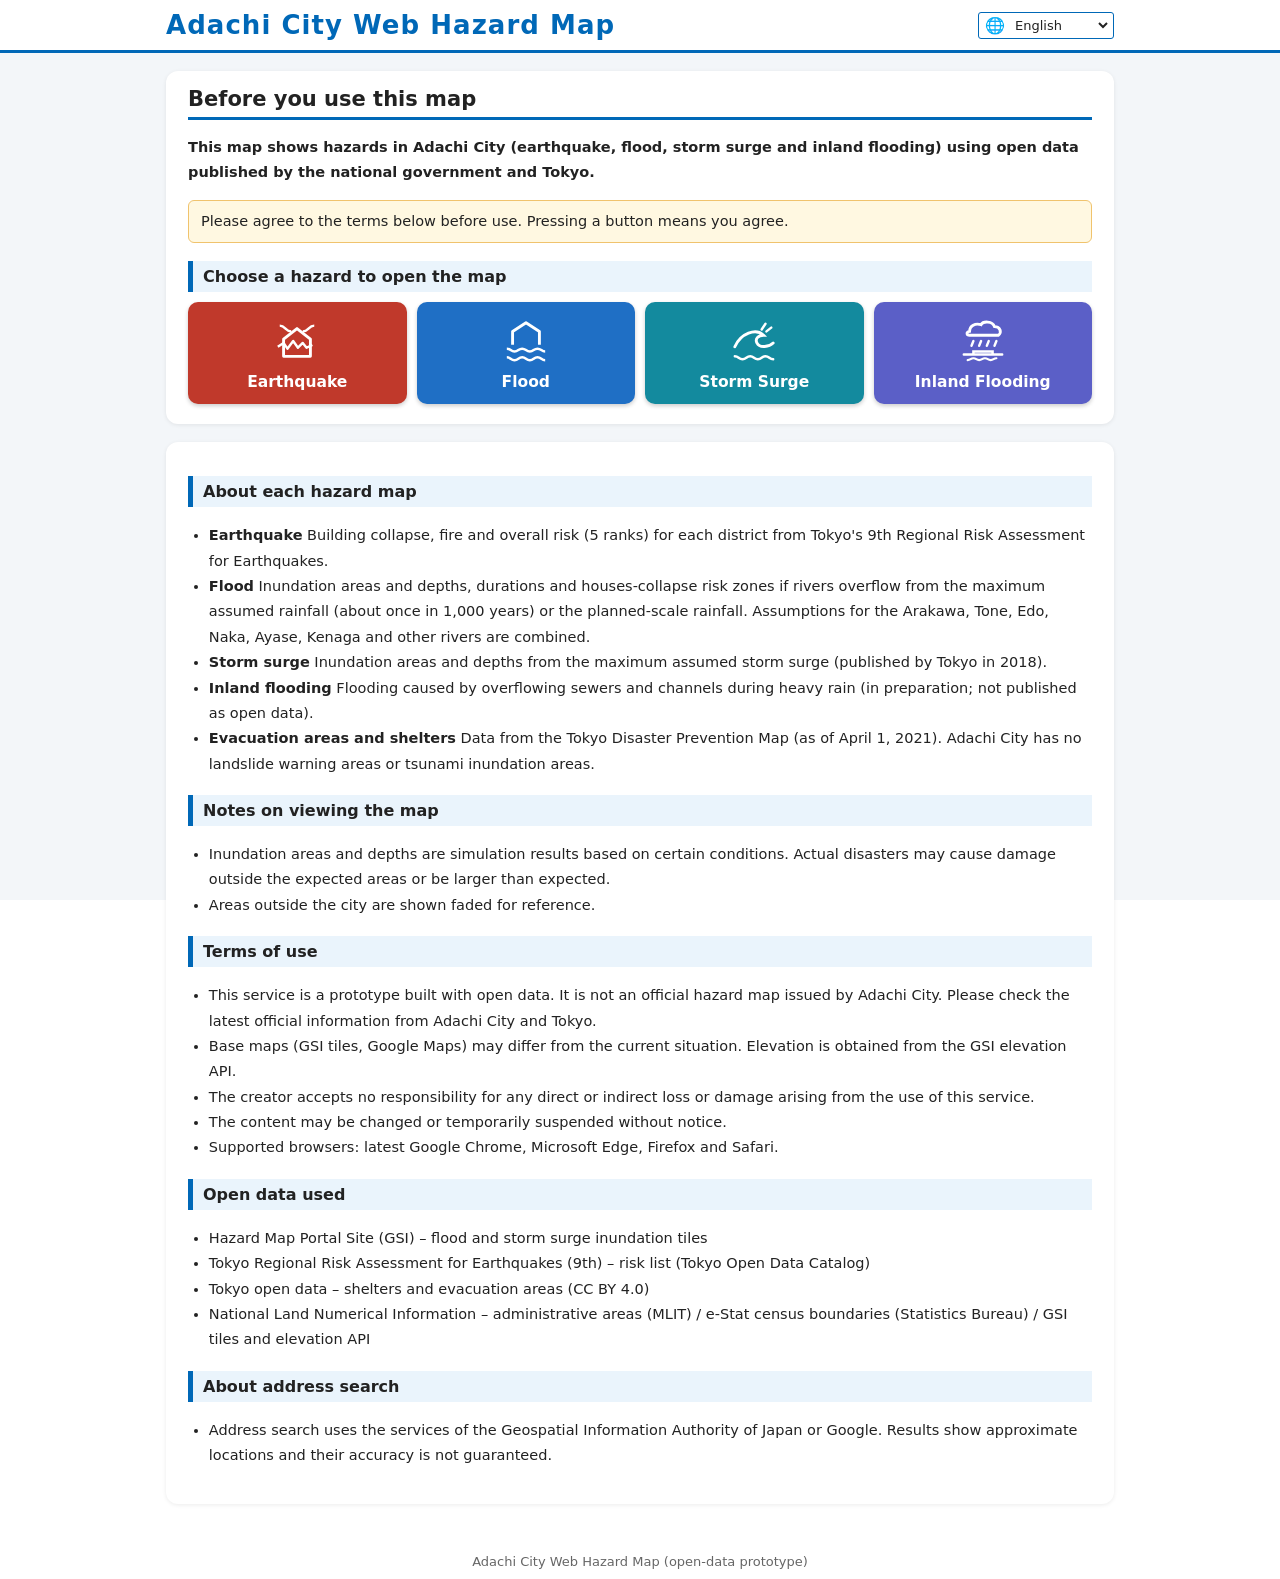
<file: index.html>
<!DOCTYPE html>
<html lang="ja">
<head>
  <meta charset="utf-8">
  <meta name="robots" content="noindex, nofollow">
  <meta name="viewport" content="width=device-width, initial-scale=1">
  <title>足立区Webハザードマップ</title>
  <meta name="description" content="東京都足立区のWebハザードマップ（地震／洪水／高潮／内水）。国・東京都のオープンデータを活用した試作版">
  <link rel="icon" href="img/favicon.svg" type="image/svg+xml">
  <link rel="stylesheet" href="css/style.css?v=20261125">
</head>
<body class="intro">
  <header class="intro-head">
    <div class="intro-head-in">
      <h1 data-i18n="title">足立区Webハザードマップ</h1>
      <label class="lang">
        <span class="lang-ico" aria-hidden="true">🌐</span>
        <span class="sr">Language</span>
        <select id="langSel" aria-label="Language"></select>
      </label>
    </div>
  </header>

  <main class="intro-main">
    <section class="card">
      <h2 data-i18n="introTitle">ご利用にあたって</h2>
      <p class="lead" data-i18n="introLead"></p>
      <p class="agree" data-i18n="introAgree"></p>
      <h3 data-i18n="introChoose"></h3>
      <nav class="hz-grid hz-grid-4" id="hzGrid"></nav>
    </section>

    <section class="card">
      <h3 data-i18n="introAbout"></h3>
      <ul>
        <li data-i18n="introAbout_eq"></li>
        <li data-i18n="introAbout_flood"></li>
        <li data-i18n="introAbout_takashio"></li>
        <li data-i18n="introAbout_naisui"></li>
        <li data-i18n="introAbout_other"></li>
      </ul>
      <h3 data-i18n="introCaution"></h3>
      <ul>
        <li data-i18n="introCaution1"></li>
        <li data-i18n="introCaution2"></li>
      </ul>
      <h3 data-i18n="introTerms"></h3>
      <ul>
        <li data-i18n="introTerms1"></li>
        <li data-i18n="introTerms2"></li>
        <li data-i18n="introTerms3"></li>
        <li data-i18n="introTerms4"></li>
        <li data-i18n="introTerms5"></li>
      </ul>
      <h3 data-i18n="introData"></h3>
      <ul>
        <li data-i18n="introData1"></li>
        <li data-i18n="introData2"></li>
        <li data-i18n="introData3"></li>
        <li data-i18n="introData4"></li>
      </ul>
      <h3 id="search" data-i18n="introSearch"></h3>
      <ul>
        <li data-i18n="introSearch1"></li>
      </ul>
    </section>
  </main>
  <footer class="intro-foot" data-i18n="copyright">足立区Webハザードマップ</footer>

  <script src="js/config.js?v=20261125"></script>
  <script src="js/i18n.js?v=20261125"></script>
  <script src="js/i18n-adachi.js?v=20261125"></script>
  <script>
    (function () {
      const I = window.WHM_I18N, t = I.t;
      const ICONS = {
        eq: '<svg viewBox="0 0 48 48" fill="none" stroke="#fff" stroke-width="3" stroke-linejoin="round"><path d="M10 40V22l14-11 14 11v18z"/><path d="M4 30l6-4 4 6 6-8 5 7 5-5 4 5 6-3" stroke-width="2.5"/><path d="M6 8c6 0 6 6 12 6M30 14c6 0 6-6 12-6" stroke-width="2.5"/></svg>',
        flood: '<svg viewBox="0 0 48 48" fill="none" stroke="#fff" stroke-width="3" stroke-linejoin="round"><path d="M10 28V14l14-9 14 9v14"/><path d="M4 32c4 0 4 3 8 3s4-3 8-3 4 3 8 3 4-3 8-3 4 3 8 3M4 41c4 0 4 3 8 3s4-3 8-3 4 3 8 3 4-3 8-3 4 3 8 3" stroke-width="2.6"/></svg>',
        dosha: '<svg viewBox="0 0 48 48" fill="none" stroke="#fff" stroke-width="3" stroke-linejoin="round"><path d="M4 42L22 8l22 34z"/><circle cx="18" cy="32" r="3" fill="#fff"/><circle cx="27" cy="36" r="2.5" fill="#fff"/><circle cx="33" cy="30" r="2" fill="#fff"/><path d="M22 18l-4 8M28 22l-2 5" stroke-width="2.5"/></svg>',
        takashio: '<svg viewBox="0 0 48 48" fill="none" stroke="#fff" stroke-width="3" stroke-linecap="round"><path d="M4 30c6-14 22-20 30-12-6 0-9 4-7 8 3 6 13 4 17 0"/><path d="M4 40c4 0 4 3 8 3s4-3 8-3 4 3 8 3 4-3 8-3 4 3 8 3" stroke-width="2.6"/><path d="M36 6l-4 6M42 10l-5 4" stroke-width="2.5"/></svg>',
        naisui: '<svg viewBox="0 0 48 48" fill="none" stroke="#fff" stroke-width="3" stroke-linecap="round"><path d="M10 14c0-6 6-9 12-7 2-4 12-4 14 2 6 0 8 6 4 9H10c-3 0-4-3 0-4z"/><path d="M14 24l-2 5M22 24l-2 5M30 24l-2 5M38 24l-2 5" stroke-width="2.5"/><path d="M4 38h40M14 38v-3h20v3" stroke-width="2.6"/><path d="M8 44c3 0 3-2 6-2s3 2 6 2 3-2 6-2 3 2 6 2 3-2 6-2" stroke-width="2.2"/></svg>',
      };
      const CATS = ["eq", "flood", "takashio", "naisui"];
      function render() {
        I.applyStatic();
        document.title = t("title");
        document.getElementById("hzGrid").innerHTML = CATS.map((c) =>
          `<a class="hz-btn hz-${c}" href="map.html?lang=${encodeURIComponent(I.lang)}#${c}">${ICONS[c]}<span>${t("cat_" + c)}</span></a>`).join("");
      }
      I.buildSelect(document.getElementById("langSel"), (l) => {
        I.setLang(l);
        const u = new URL(location.href); u.searchParams.set("lang", l);
        history.replaceState(null, "", u.pathname + u.search + u.hash);
        render();
      });
      render();
    })();
  </script>
</body>
</html>
</file>
<file: css/style.css>
/* 吉田町Webハザードマップ スタイル
 * 画面構成は九十九里町Web版ハザードマップを参考：左にタイトルとレイヤ情報、上部に種別切替とツール、右上に住所検索・背景地図切替 */
:root {
  --blue: #0068b7;
  --blue-d: #004f8c;
  --blue-l: #a9d4f5;
  --blue-bg: #eaf4fc;
  --line: #b9c6d3;
  --text: #222;
  --muted: #666;
  --red: #e60012;
  --green: #00913a;
  --side-w: 300px;
  --top-h: 44px;
  font-family: "Hiragino Kaku Gothic ProN", "Hiragino Sans", Meiryo, "Noto Sans JP", "Noto Sans SC", "Noto Sans TC", system-ui, sans-serif;
}
* { box-sizing: border-box; }
html, body { margin: 0; height: 100%; color: var(--text); background: #fff; }
button, input, select { font: inherit; color: inherit; }
[hidden] { display: none !important; }
.sr { position: absolute; width: 1px; height: 1px; overflow: hidden; clip: rect(0 0 0 0); }

/* ============================================================ 地図ページ */
.map-page { display: flex; overflow: hidden; }
.side {
  width: var(--side-w); flex: 0 0 var(--side-w); height: 100%;
  display: flex; flex-direction: column; border-right: 1px solid var(--line); background: #fff;
  transition: margin-left .2s; z-index: 1001;
}
.side-hidden .side { margin-left: calc(-1 * var(--side-w)); }

.logo {
  display: flex; flex-direction: column; align-items: center; justify-content: center;
  height: 64px; background: #1d2a3a; text-decoration: none; line-height: 1.1;
  border-bottom: 3px solid var(--blue);
}
.logo-town { color: #ffe65a; font-size: 24px; font-weight: 800; letter-spacing: .12em; }
.logo-sub { color: #ffe65a; font-size: 19px; font-weight: 800; letter-spacing: .08em; }
html[lang="en"] .logo-town, html[lang="pt"] .logo-town { font-size: 19px; letter-spacing: .02em; }
html[lang="en"] .logo-sub, html[lang="pt"] .logo-sub { font-size: 16px; letter-spacing: .02em; }

.side-head {
  display: flex; align-items: center; justify-content: space-between; gap: 8px;
  background: var(--blue-l); padding: 5px 8px;
}
.side-head-toggle { border: 0; background: none; font-weight: 700; color: #fff; text-shadow: 0 0 2px var(--blue-d); display: flex; gap: 6px; cursor: pointer; padding: 2px; font-size: 15px; }
.side-head-toggle .tri { transition: transform .15s; }
.tree-closed .side-head-toggle .tri { transform: rotate(-90deg); }
.tree-closed .tree, .tree-closed .side-foot { display: none; }
.btn-sm { border: 1px solid #889; background: #fff; border-radius: 3px; padding: 2px 10px; cursor: pointer; font-size: 13px; }
.btn-sm.on { background: var(--blue); color: #fff; border-color: var(--blue); }

.tree { flex: 1; overflow: auto; padding: 6px 4px 10px; font-size: 13.5px; }
.tree ul { list-style: none; margin: 0; padding: 0 0 0 4px; }
.tree li { margin: 1px 0; }
.tree label { display: flex; align-items: flex-start; gap: 6px; padding: 4px 6px; border-radius: 4px; cursor: pointer; line-height: 1.35; }
.tree label:hover { background: var(--blue-bg); }
.tree input { margin: 2px 0 0; flex: 0 0 auto; accent-color: var(--blue); width: 15px; height: 15px; }
.tree li.disabled label { color: #999; cursor: not-allowed; }
.tree li.disabled label:hover { background: none; }
.tree .nm { flex: 1; }
.tree .prep { font-style: normal; font-size: 11px; color: #fff; background: #9aa5b1; border-radius: 3px; padding: 0 5px; margin-left: 5px; white-space: nowrap; }
.tree .sub { padding-left: 20px; }
.grp { border-bottom: 1px dashed var(--line); padding: 2px 0 6px; }
.grp summary { cursor: pointer; font-weight: 700; padding: 6px 4px; color: var(--blue-d); list-style: none; }
.grp summary::before { content: "▾"; display: inline-block; margin-right: 6px; color: var(--muted); transition: transform .15s; }
.grp:not([open]) summary::before { transform: rotate(-90deg); }
.grp summary::-webkit-details-marker { display: none; }
.sw { width: 28px; height: 14px; flex: 0 0 28px; margin-top: 2px; border: 1px solid rgba(0,0,0,.25); border-radius: 2px; }
.sw-none { background: repeating-linear-gradient(45deg, #fff 0 3px, #ddd 3px 6px); }
.sw-notice { border: 0; background: linear-gradient(transparent 5px, var(--red) 5px 9px, transparent 9px); }
.sw-boundary { border: 0; background: linear-gradient(transparent 5px, #333 5px 8px, transparent 8px); }
.sw-mask { background: #f2f2f2; }
.ico-mini { width: 20px; height: 20px; flex: 0 0 20px; background: var(--green); border-radius: 4px; display: grid; place-items: center; }
.ico-mini svg { width: 16px; height: 16px; }
.ico-mini.ng { background: #9aa0a6; }
.tree-note { margin: 2px 8px 6px 34px; font-size: 12px; color: var(--muted); }
.tree-hint { margin: 10px 8px; font-size: 12px; color: var(--muted); }
.side-foot { border-top: 1px solid var(--line); padding: 8px 10px; font-size: 13px; }
.opacity { display: flex; align-items: center; gap: 8px; }
.opacity input { flex: 1; accent-color: var(--blue); }
.opacity output { width: 3em; text-align: right; }

.main { position: relative; flex: 1; height: 100%; min-width: 0; display: flex; flex-direction: column; }
.topbar { display: flex; align-items: center; justify-content: space-between; gap: 8px; padding: 6px 8px 0; flex-wrap: wrap; }
.cats { display: flex; border: 1px dashed #888; padding: 3px 6px; gap: 2px; flex-wrap: wrap; }
.cat { display: flex; align-items: center; gap: 4px; padding: 3px 8px; cursor: pointer; border-radius: 3px; font-size: 15px; white-space: nowrap; }
.cat input { accent-color: var(--blue); margin: 0; }
.cat.on { background: var(--blue); color: #fff; font-weight: 700; }
.cat.on input { accent-color: #fff; }
.tools { display: flex; gap: 6px; align-items: center; flex-wrap: wrap; }
.btn-tool { border: 1px solid #bbb; background: #f7f7f7; border-radius: 3px; padding: 3px 9px; font-size: 13px; cursor: pointer; white-space: nowrap; }
.btn-tool:hover { background: #eee; }
.btn-tool.on { background: var(--red); border-color: var(--red); color: #fff; }
.lang { display: flex; align-items: center; gap: 4px; border: 1px solid var(--blue); border-radius: 3px; padding: 1px 2px 1px 6px; background: #fff; }
.lang select { border: 0; background: transparent; padding: 3px 2px; font-size: 13px; cursor: pointer; max-width: 140px; }
.lang select:focus { outline: none; }
.lang:focus-within { box-shadow: 0 0 0 2px var(--blue-l); }
.copy { font-size: 12px; color: var(--blue-d); padding: 1px 10px 3px; }

.map { flex: 1; min-height: 0; background: #e8eef3; }
.loading .map::after {
  content: ""; position: absolute; left: 50%; top: 50%; width: 36px; height: 36px; margin: -18px;
  border: 4px solid rgba(0,104,183,.25); border-top-color: var(--blue); border-radius: 50%;
  animation: spin .8s linear infinite; z-index: 1000; pointer-events: none;
}
@keyframes spin { to { transform: rotate(360deg); } }

/* 住所検索・背景地図 */
.search-box { position: absolute; right: 58px; top: 96px; width: 230px; z-index: 1000; background: rgba(255,255,255,.92); padding: 6px 8px; border-radius: 4px; box-shadow: 0 1px 4px rgba(0,0,0,.2); }
.search-box.closed { display: none; }
.search-note { margin: 0 0 6px; font-size: 12px; line-height: 1.45; }
.search-note a { color: var(--blue); }
.search-form { display: flex; gap: 4px; }
.search-form input { flex: 1; min-width: 0; border: 1px solid #aaa; border-radius: 3px; padding: 5px 7px; font-size: 14px; }
.search-form button { border: 1px solid #aaa; background: #f5f5f5; border-radius: 3px; width: 34px; cursor: pointer; color: #555; }
.map-btns { position: absolute; right: 10px; top: 96px; z-index: 1000; display: flex; flex-direction: column; gap: 8px; }
.map-btn { width: 40px; height: 40px; border: 2px solid #fff; border-radius: 4px; background: #fff; box-shadow: 0 1px 4px rgba(0,0,0,.35); cursor: pointer; display: grid; place-items: center; color: #333; padding: 0; }
.bm-btn { background-size: cover; }
.thumb-pale, .bm-thumb.thumb-pale { background: linear-gradient(135deg, #f4f4f2 0 45%, #dfe6d8 45% 55%, #f4f4f2 55%), #eee; }
.thumb-std, .bm-thumb.thumb-std { background: linear-gradient(135deg, #f7f3e9 0 40%, #f6c87a 40% 48%, #cfe7c7 48% 75%, #a8d1f0 75%); }
.thumb-photo, .bm-thumb.thumb-photo { background: linear-gradient(135deg, #586b43 0 35%, #8e8d6f 35% 55%, #3e5a6d 55%); }
.thumb-gmap, .bm-thumb.thumb-gmap { background: linear-gradient(135deg, #e8eaed 0 40%, #fdd663 40% 46%, #c8e6c9 46% 75%, #aadaff 75%); }
.thumb-gsat, .bm-thumb.thumb-gsat { background: linear-gradient(135deg, #3b4a2f 0 40%, #6f6a55 40% 55%, #1f3b4d 55%); }
.bm-menu { position: absolute; right: 48px; top: 0; background: #fff; border-radius: 4px; box-shadow: 0 2px 10px rgba(0,0,0,.3); padding: 6px; width: 230px; }
.bm-title { font-weight: 700; font-size: 13px; padding: 2px 4px 6px; color: var(--blue-d); }
.bm-item { display: flex; align-items: center; gap: 8px; width: 100%; border: 0; background: none; padding: 5px; border-radius: 4px; cursor: pointer; text-align: left; font-size: 13px; }
.bm-item:hover:not(:disabled) { background: var(--blue-bg); }
.bm-item.on { background: var(--blue-bg); font-weight: 700; outline: 2px solid var(--blue); }
.bm-item:disabled { color: #999; cursor: not-allowed; }
.bm-item small { display: block; font-size: 11px; font-weight: 400; }
.bm-thumb { width: 32px; height: 32px; flex: 0 0 32px; border-radius: 3px; border: 1px solid #ccc; }
.bm-label { position: absolute; right: 10px; bottom: 22px; z-index: 999; background: rgba(60,60,60,.8); color: #fff; font-size: 12px; padding: 2px 8px; border-radius: 3px; pointer-events: none; }
.leaflet-bottom.leaflet-right .leaflet-control-scale { margin-bottom: 48px; }
.leaflet-control-attribution { font-size: 11px; }

/* 凡例 */
.legend { position: absolute; left: 56px; bottom: 26px; z-index: 1000; background: rgba(255,255,255,.96); border: 1px solid var(--line); border-radius: 4px; box-shadow: 0 1px 6px rgba(0,0,0,.25); width: 290px; max-height: calc(100% - 140px); display: flex; flex-direction: column; }
.legend header { display: flex; justify-content: space-between; align-items: center; background: var(--blue); color: #fff; padding: 4px 8px; font-weight: 700; font-size: 14px; border-radius: 3px 3px 0 0; }
.legend header button { border: 0; background: none; color: #fff; font-size: 18px; cursor: pointer; line-height: 1; }
.legend-body { overflow: auto; padding: 6px 10px 8px; font-size: 12.5px; }
.lg-sec { margin-bottom: 8px; }
.lg-h { font-weight: 700; margin: 2px 0 4px; }
.lg-sec ul { list-style: none; margin: 0; padding: 0; }
.lg-sec li { display: flex; align-items: center; gap: 7px; margin: 3px 0; }
.lg-box { width: 26px; height: 15px; flex: 0 0 26px; background: var(--c); border: 1px solid rgba(0,0,0,.25); }
.lg-box.hatch { background: repeating-linear-gradient(45deg, var(--c) 0 2px, transparent 2px 5px); border-color: var(--c); }
.lg-box.empty { background: #fff; border-style: dashed; }
.lg-line { width: 26px; flex: 0 0 26px; height: 0; border-top: 3px dashed #333; }
.lg-empty { color: var(--muted); margin: 4px 0 8px; }
.lg-src { font-size: 11px; color: var(--muted); border-top: 1px solid #eee; padding-top: 5px; line-height: 1.45; }

/* 避難場所アイコン */
.sh-ico { width: 26px; height: 26px; border-radius: 5px; background: var(--green); border: 2px solid #fff; box-shadow: 0 1px 3px rgba(0,0,0,.45); display: grid; place-items: center; }
.sh-ico svg { width: 19px; height: 19px; }
.sh-ico.tower { background: #0a7a5c; border-radius: 50%; }
.sh-ico.ng { background: #9aa0a6; opacity: .85; }
.sh-ico.out { border-style: dashed; }
.sh-ico.sm { width: 22px; height: 22px; flex: 0 0 22px; }
.sh-ico.sm svg { width: 16px; height: 16px; }

/* ポップアップ */
.leaflet-popup-content { margin: 10px 12px; font-size: 13px; line-height: 1.45; }
.pp-title { font-weight: 700; font-size: 15px; color: var(--blue-d); margin-bottom: 2px; padding-right: 10px; }
.pp-sub { font-size: 12px; color: var(--muted); margin-bottom: 6px; }
.tag-out { margin-left: 6px; background: #eee; border-radius: 3px; padding: 0 5px; }
.pp dl { display: grid; grid-template-columns: auto 1fr; gap: 2px 10px; margin: 4px 0 6px; }
.pp dt { color: var(--muted); }
.pp dd { margin: 0; font-weight: 700; }
.pp-h { font-weight: 700; margin-top: 6px; border-top: 1px solid #eee; padding-top: 5px; font-size: 12.5px; }
.pp-out { margin: 2px 0; color: var(--muted); }
.suit { list-style: none; padding: 0; margin: 4px 0 8px; display: grid; grid-template-columns: 1fr 1fr; gap: 3px; }
.suit li { font-size: 12px; padding: 2px 6px; border-radius: 3px; display: flex; gap: 5px; align-items: center; }
.suit li.ok { background: #e3f4e8; color: #0b6b2f; }
.suit li.ng { background: #f2f2f2; color: #888; }
.suit li.cur { outline: 2px solid currentColor; font-weight: 700; }
.suit .mk { font-weight: 700; }
.route-btn { display: block; text-align: center; background: var(--blue); color: #fff !important; text-decoration: none; border-radius: 4px; padding: 7px; font-weight: 700; }
.route-btn:hover { background: var(--blue-d); }
.pp-note { font-size: 11px; color: #a33; margin: 6px 0 0; }
.search-label { background: var(--blue); color: #fff; border: 0; font-weight: 700; }
.search-label::before { display: none; }

/* 標高表示 */
.crosshair { position: absolute; left: 50%; top: calc(50% + 34px); width: 34px; height: 34px; margin: -17px; z-index: 999; pointer-events: none; }
.crosshair::before, .crosshair::after { content: ""; position: absolute; background: var(--red); }
.crosshair::before { left: 16px; top: 0; width: 2px; height: 34px; }
.crosshair::after { top: 16px; left: 0; height: 2px; width: 34px; }
.elev-box { position: absolute; left: 50%; transform: translateX(-50%); top: 92px; z-index: 1000; background: rgba(255,255,255,.95); border: 2px solid var(--red); border-radius: 4px; padding: 3px 12px; font-size: 13px; display: flex; gap: 10px; align-items: baseline; }
.elev-box b { font-size: 16px; color: var(--red); }
.leaflet-control-zoom a, .locate-btn { color: #333; }
.locate-btn { display: grid !important; place-items: center; width: 30px; height: 30px; background: #fff; }
.collapse-ctl a { font-size: 18px; font-weight: 700; }

.toast { position: absolute; left: 50%; bottom: 60px; transform: translateX(-50%); background: rgba(30,30,30,.9); color: #fff; padding: 8px 16px; border-radius: 6px; z-index: 1100; font-size: 14px; max-width: 90%; }
.sheet-btn { display: none; }
.print-head { display: none; }

/* ============================================================ スマートフォン */
@media (max-width: 767px) {
  :root { --side-w: 100%; }
  .map-page { flex-direction: column; }
  .side {
    position: fixed; left: 0; right: 0; bottom: 0; height: auto; max-height: 62vh; width: 100%;
    border-right: 0; border-top: 1px solid var(--line); border-radius: 12px 12px 0 0;
    box-shadow: 0 -4px 16px rgba(0,0,0,.25); transform: translateY(105%); transition: transform .22s;
  }
  .sheet-open .side { transform: none; }
  .side-hidden .side { margin-left: 0; }
  .side .logo { display: none; }
  .side-head { border-radius: 12px 12px 0 0; }
  .side-head::before { content: ""; position: absolute; left: 50%; top: 4px; width: 40px; height: 4px; margin-left: -20px; border-radius: 2px; background: rgba(255,255,255,.8); }
  .main { height: 100%; width: 100%; }
  .topbar { padding: 4px 6px 0; gap: 4px; min-width: 0; width: 100%; }
  .cats, .tools { min-width: 0; max-width: 100%; }
  .lang select { max-width: 110px; }
  .cats { flex-wrap: nowrap; overflow-x: auto; width: 100%; border-style: solid; border-color: #ccd; scrollbar-width: none; }
  .cat { font-size: 13.5px; padding: 4px 7px; }
  .tools { width: 100%; justify-content: space-between; }
  .btn-tool { padding: 3px 6px; font-size: 12px; }
  #printBtn { display: none; }
  .copy { display: none; }
  .search-box { top: 120px; right: 56px; width: calc(100% - 120px); display: none; }
  .search-box.open { display: block; }
  .map-btns { top: 120px; }
  .elev-box { top: 118px; }
  .crosshair { top: calc(50% + 50px); }
  .legend { left: 8px; right: 8px; width: auto; bottom: 64px; max-height: 55%; }
  .collapse-ctl { display: none; }
  .sheet-btn {
    display: block; position: absolute; left: 50%; transform: translateX(-50%); bottom: 14px; z-index: 1000;
    border: 0; border-radius: 22px; background: var(--blue); color: #fff; font-weight: 700; padding: 10px 22px;
    box-shadow: 0 2px 8px rgba(0,0,0,.35); cursor: pointer;
  }
  .sheet-open .sheet-btn { display: none; }
  .bm-label { bottom: 64px; }
  .leaflet-bottom.leaflet-right .leaflet-control-scale { margin-bottom: 90px; }
}

/* ============================================================ 印刷 */
@media print {
  @page { size: A4 landscape; margin: 8mm; }
  .side, .topbar, .copy, .search-box, .map-btns, .sheet-btn, .leaflet-control-zoom, .leaflet-bar, .toast, .bm-label, .legend header button { display: none !important; }
  .map-page { display: block; }
  .main { height: 180mm; }
  .print-head { display: block; font-weight: 700; font-size: 14pt; margin-bottom: 4mm; position: absolute; top: 0; left: 0; }
  .map { position: absolute; top: 10mm; left: 0; right: 0; height: 175mm; }
  .legend { display: flex !important; left: auto; right: 4mm; bottom: 4mm; box-shadow: none; max-height: none; }
}

/* ============================================================ 入口ページ */
.intro { background: #f3f6f9; min-height: 100%; }
.intro-head { background: #fff; border-bottom: 3px solid var(--blue); position: sticky; top: 0; z-index: 10; }
.intro-head-in { max-width: 980px; margin: 0 auto; display: flex; align-items: center; justify-content: space-between; padding: 10px 16px; gap: 12px; }
.intro-head h1 { margin: 0; font-size: 26px; color: var(--blue); letter-spacing: .04em; }
.intro-main { max-width: 980px; margin: 18px auto 40px; padding: 0 16px; }
.card { background: #fff; border-radius: 12px; padding: 16px 22px 20px; box-shadow: 0 1px 4px rgba(0,0,0,.08); margin-bottom: 18px; }
.card > h2 { margin: 0 0 10px; font-size: 21px; border-bottom: 3px solid var(--blue); padding-bottom: 6px; }
.card h3 { font-size: 16px; background: var(--blue-bg); border-left: 5px solid var(--blue); padding: 6px 10px; margin: 18px 0 8px; }
.card p, .card li { line-height: 1.75; font-size: 14.5px; }
.card ul { padding-left: 1.3em; }
.lead { font-weight: 700; }
.agree { background: #fff8e1; border: 1px solid #f0c36d; border-radius: 6px; padding: 8px 12px; font-size: 14px; }
.hz-grid { display: grid; grid-template-columns: repeat(5, 1fr); gap: 10px; margin-top: 10px; }
.hz-btn { display: flex; flex-direction: column; align-items: center; gap: 8px; padding: 16px 6px 12px; border-radius: 10px; text-decoration: none; color: #fff; font-weight: 700; font-size: 15.5px; text-align: center; box-shadow: 0 2px 4px rgba(0,0,0,.2); transition: transform .1s, box-shadow .1s; line-height: 1.3; }
.hz-btn:hover { transform: translateY(-2px); box-shadow: 0 4px 10px rgba(0,0,0,.25); }
.hz-btn svg { width: 46px; height: 46px; }
.hz-eq { background: #c0392b; }
.hz-flood { background: #1f6fc5; }
.hz-dosha { background: #a0662a; }
.hz-takashio { background: #138a9e; }
.hz-naisui { background: #5b5fc7; }
.intro-foot { text-align: center; font-size: 13px; color: var(--muted); padding: 10px; }
@media (max-width: 767px) {
  .intro-head h1 { font-size: 19px; }
  .hz-grid { grid-template-columns: repeat(2, 1fr); }
  .hz-grid .hz-btn:first-child { grid-column: 1 / -1; }
  .card { padding: 14px 16px; }
}

/* ============================================================ 一時情報（通行止め等） */
.nt-ico { width: 28px; height: 28px; border-radius: 50%; background: var(--c); border: 2px solid #fff; box-shadow: 0 1px 4px rgba(0,0,0,.5); color: #fff; font-weight: 800; font-size: 15px; display: grid; place-items: center; line-height: 1; }
.nt-ico.sm { width: 22px; height: 22px; flex: 0 0 22px; font-size: 12px; }
.nt-desc { margin: 4px 0 6px; white-space: normal; }

/* 防災行政無線（屋外拡声子局） */
.sh-ico.musen, .ico-mini.musen { background: #1d4e89; border-radius: 50%; }
.sh-ico.musen:not(.sm) { width: 24px; height: 24px; }
.sh-ico.musen svg { width: 17px; height: 17px; }

/* 標高表示：マウス位置の吹き出し（PC） */
.elev-tip { position: absolute; z-index: 1001; pointer-events: none; background: rgba(255,255,255,.96); border: 2px solid var(--red); border-radius: 4px; padding: 2px 8px; font-size: 13px; font-weight: 700; color: var(--red); white-space: nowrap; box-shadow: 0 1px 4px rgba(0,0,0,.25); }
.elev-on .leaflet-container { cursor: crosshair; }
@media print { .elev-tip { display: none !important; } }
.elev-on .elev-box { left: 56px; transform: none; max-width: calc(100% - 360px); }

/* ---- 足立区版の追加 ---- */
.hz-grid.hz-grid-4 { grid-template-columns: repeat(4, 1fr); }
@media (max-width: 767px) { .hz-grid.hz-grid-4 { grid-template-columns: repeat(2, 1fr); } .hz-grid.hz-grid-4 .hz-btn:first-child { grid-column: auto; } }
.sh-ico.hinanjo { background: #2b4c9b; width: 22px; height: 22px; }
.sh-ico.hinanjo svg { width: 16px; height: 16px; }
.ico-mini.hinanjo { background: #2b4c9b; }
.sh-ico.sm.hinanjo { width: 18px; height: 18px; }
.sh-ico.sm.hinanjo svg { width: 13px; height: 13px; }
.zoom-low .sh-ico.hinanjo { width: 12px; height: 12px; margin: 5px; border-width: 1.5px; border-radius: 50%; }
.zoom-low .sh-ico.hinanjo svg { display: none; }
@media print { .zoom-low .sh-ico.hinanjo { width: 12px; height: 12px; } }
</file>
